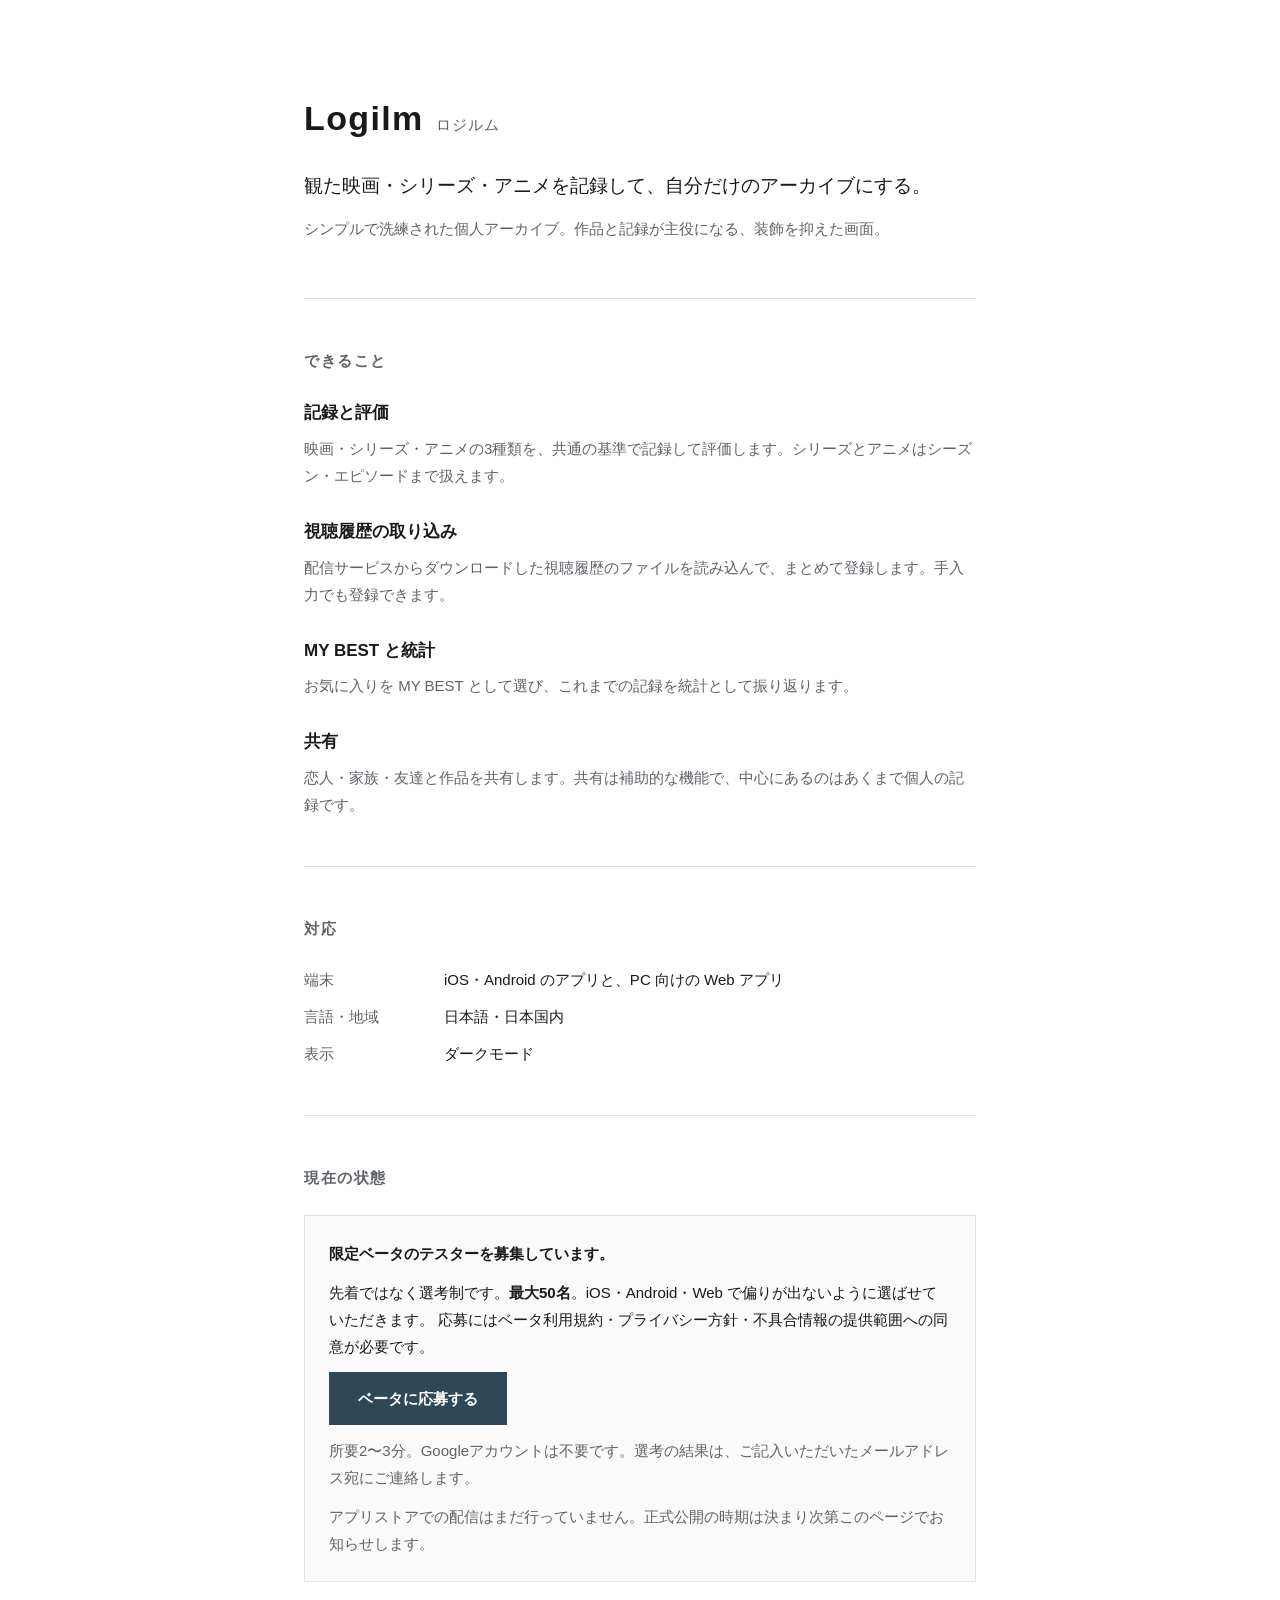
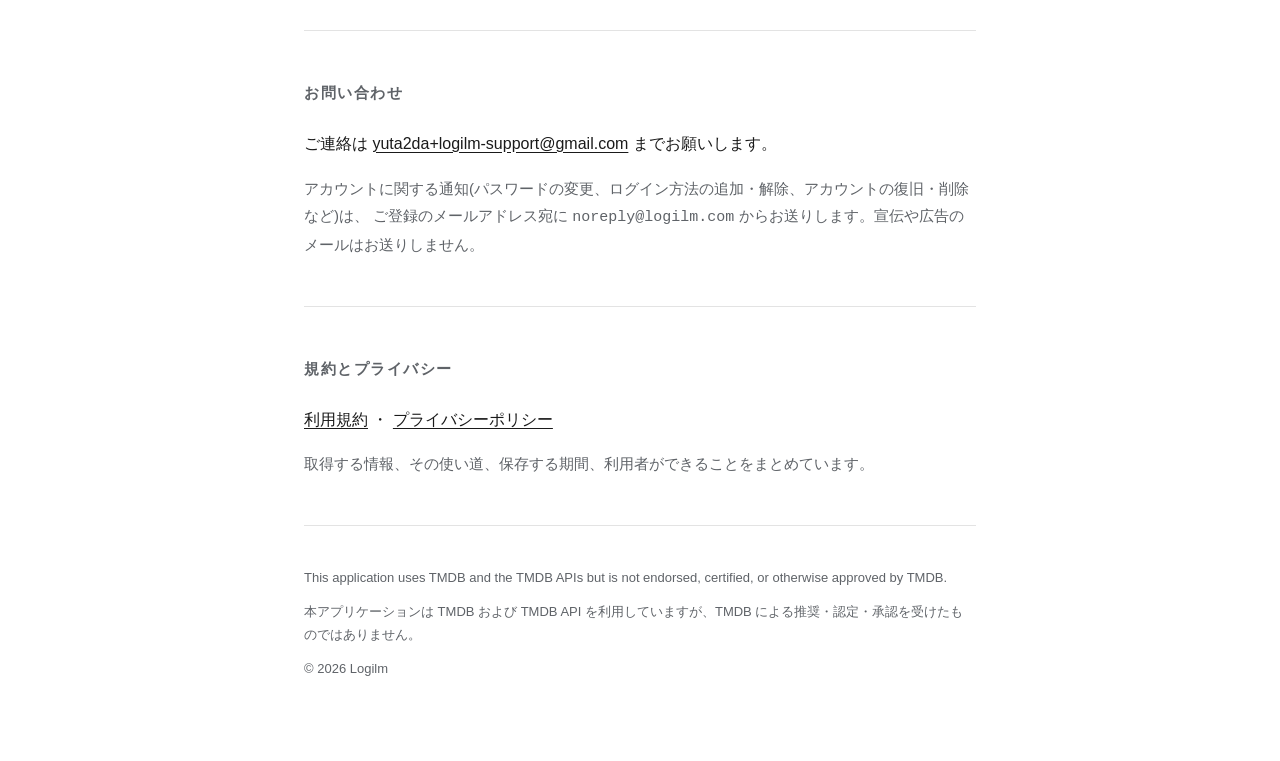
<file: index.html>
<!doctype html>
<html lang="ja">
<head>
<meta charset="utf-8">
<meta name="viewport" content="width=device-width, initial-scale=1">
<title>Logilm(ロジルム)— 観た作品を記録する、自分だけのアーカイブ</title>
<meta name="description" content="Logilmは、観た映画・シリーズ・アニメを記録して評価する、個人向けの視聴記録アプリです。iOS・Android・Webに対応予定。現在開発中です。">
<meta name="color-scheme" content="light dark">
<link rel="stylesheet" href="style.css">
</head>
<body>
<div class="wrap">

  <header>
    <h1 class="brand">Logilm<span>ロジルム</span></h1>
    <p class="lead">観た映画・シリーズ・アニメを記録して、自分だけのアーカイブにする。</p>
    <p class="sub">シンプルで洗練された個人アーカイブ。作品と記録が主役になる、装飾を抑えた画面。</p>
  </header>

  <section>
    <h2>できること</h2>

    <div class="feature">
      <h3>記録と評価</h3>
      <p>映画・シリーズ・アニメの3種類を、共通の基準で記録して評価します。シリーズとアニメはシーズン・エピソードまで扱えます。</p>
    </div>

    <div class="feature">
      <h3>視聴履歴の取り込み</h3>
      <p>配信サービスからダウンロードした視聴履歴のファイルを読み込んで、まとめて登録します。手入力でも登録できます。</p>
    </div>

    <div class="feature">
      <h3>MY BEST と統計</h3>
      <p>お気に入りを MY BEST として選び、これまでの記録を統計として振り返ります。</p>
    </div>

    <div class="feature">
      <h3>共有</h3>
      <p>恋人・家族・友達と作品を共有します。共有は補助的な機能で、中心にあるのはあくまで個人の記録です。</p>
    </div>
  </section>

  <section>
    <h2>対応</h2>
    <dl>
      <dt>端末</dt>
      <dd>iOS・Android のアプリと、PC 向けの Web アプリ</dd>
      <dt>言語・地域</dt>
      <dd>日本語・日本国内</dd>
      <dt>表示</dt>
      <dd>ダークモード</dd>
    </dl>
  </section>

  <section>
    <h2>現在の状態</h2>
    <div class="status">
      <p><strong>限定ベータのテスターを募集しています。</strong></p>
      <p>先着ではなく選考制です。<strong>最大50名</strong>。iOS・Android・Web で偏りが出ないように選ばせていただきます。
      応募にはベータ利用規約・プライバシー方針・不具合情報の提供範囲への同意が必要です。</p>
      <p><a class="cta" href="https://docs.google.com/forms/d/e/1FAIpQLSchVX76OzW0b46dmUTKek9rtupC2giK5miKguLGlR4GSnN_-Q/viewform">ベータに応募する</a></p>
      <p class="sub">所要2〜3分。Googleアカウントは不要です。選考の結果は、ご記入いただいたメールアドレス宛にご連絡します。</p>
      <p class="sub">アプリストアでの配信はまだ行っていません。正式公開の時期は決まり次第このページでお知らせします。</p>
    </div>
  </section>

  <section>
    <h2>お問い合わせ</h2>
    <p>ご連絡は <a href="mailto:yuta2da+logilm-support@gmail.com">yuta2da+logilm-support@gmail.com</a> までお願いします。</p>
    <p class="sub">アカウントに関する通知(パスワードの変更、ログイン方法の追加・解除、アカウントの復旧・削除など)は、
    ご登録のメールアドレス宛に <code>noreply@logilm.com</code> からお送りします。宣伝や広告のメールはお送りしません。</p>
  </section>

  <section>
    <h2>規約とプライバシー</h2>
    <p><a href="terms.html">利用規約</a> ・ <a href="privacy.html">プライバシーポリシー</a></p>
    <p class="sub">取得する情報、その使い道、保存する期間、利用者ができることをまとめています。</p>
  </section>

  <footer>
    <p>This application uses TMDB and the TMDB APIs but is not endorsed, certified, or otherwise approved by TMDB.</p>
    <p>本アプリケーションは TMDB および TMDB API を利用していますが、TMDB による推奨・認定・承認を受けたものではありません。</p>
    <p>© 2026 Logilm</p>
  </footer>

</div>
</body>
</html>
</file>
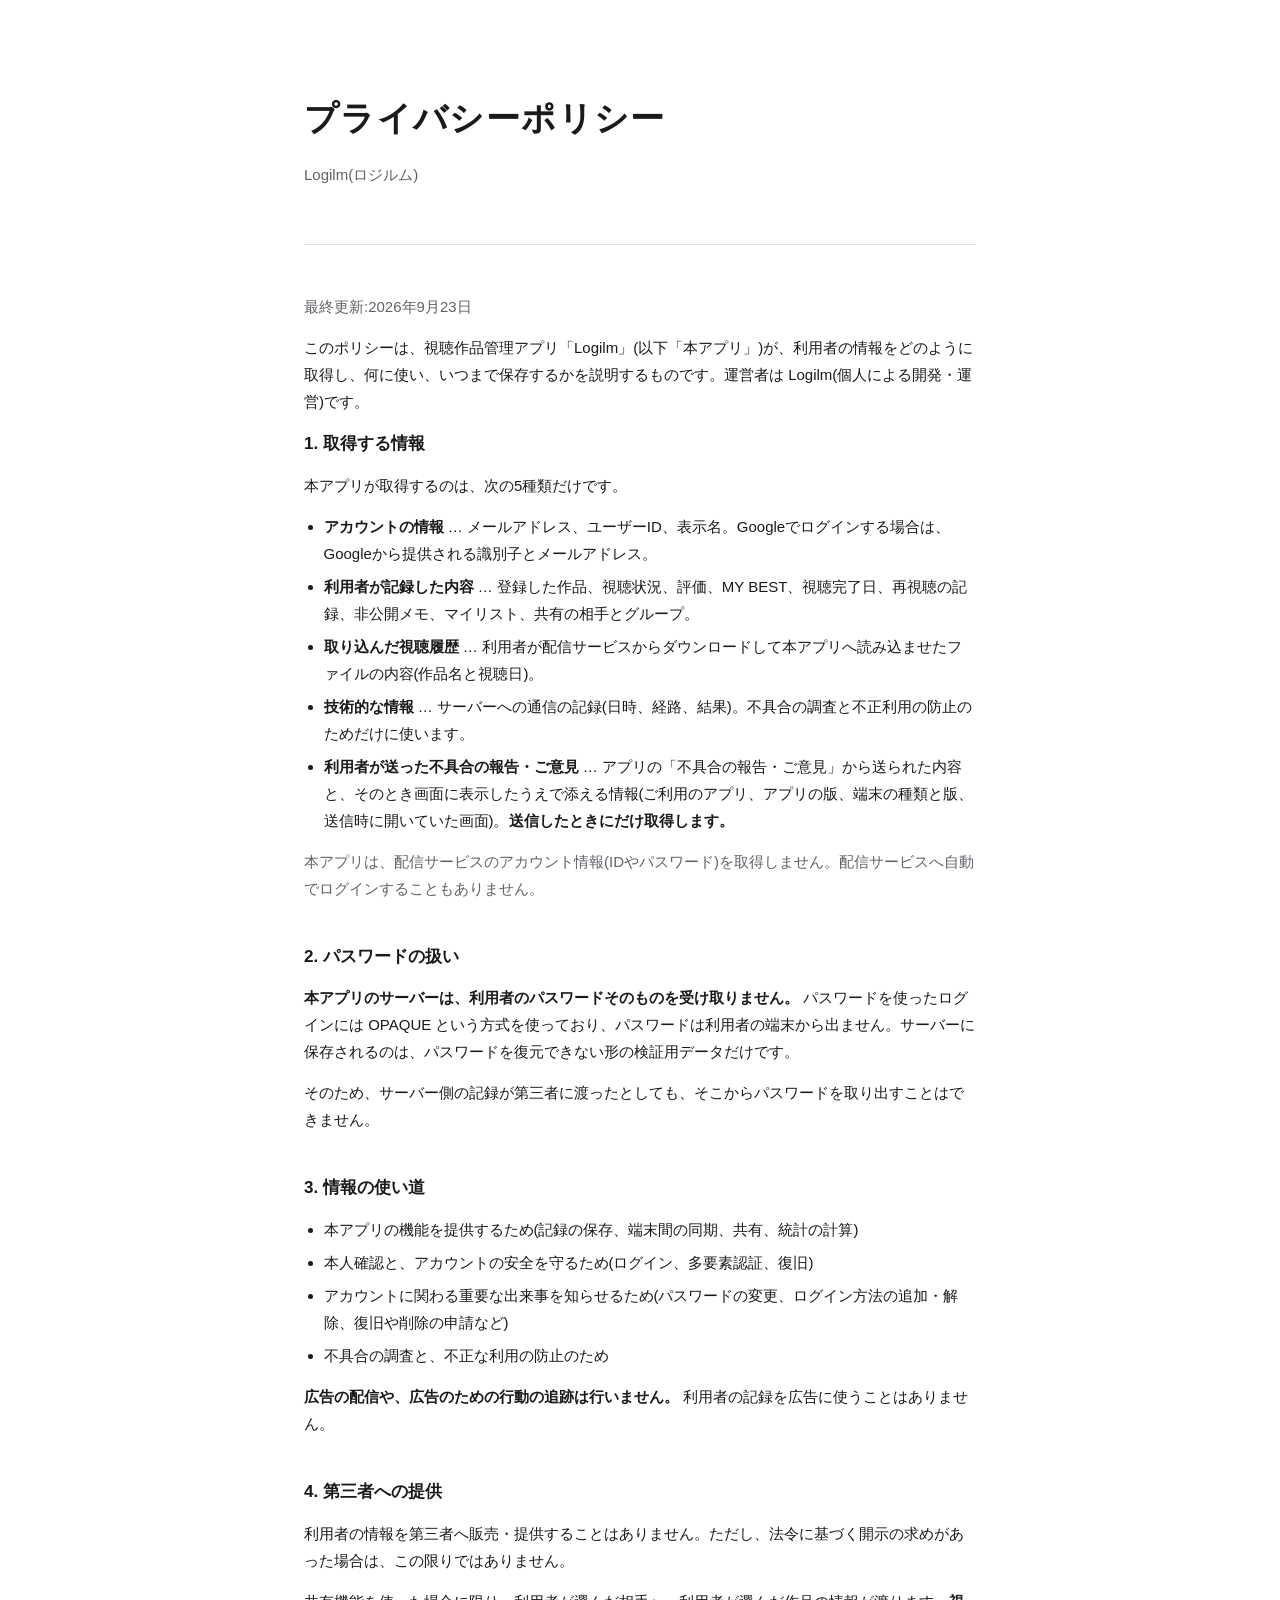
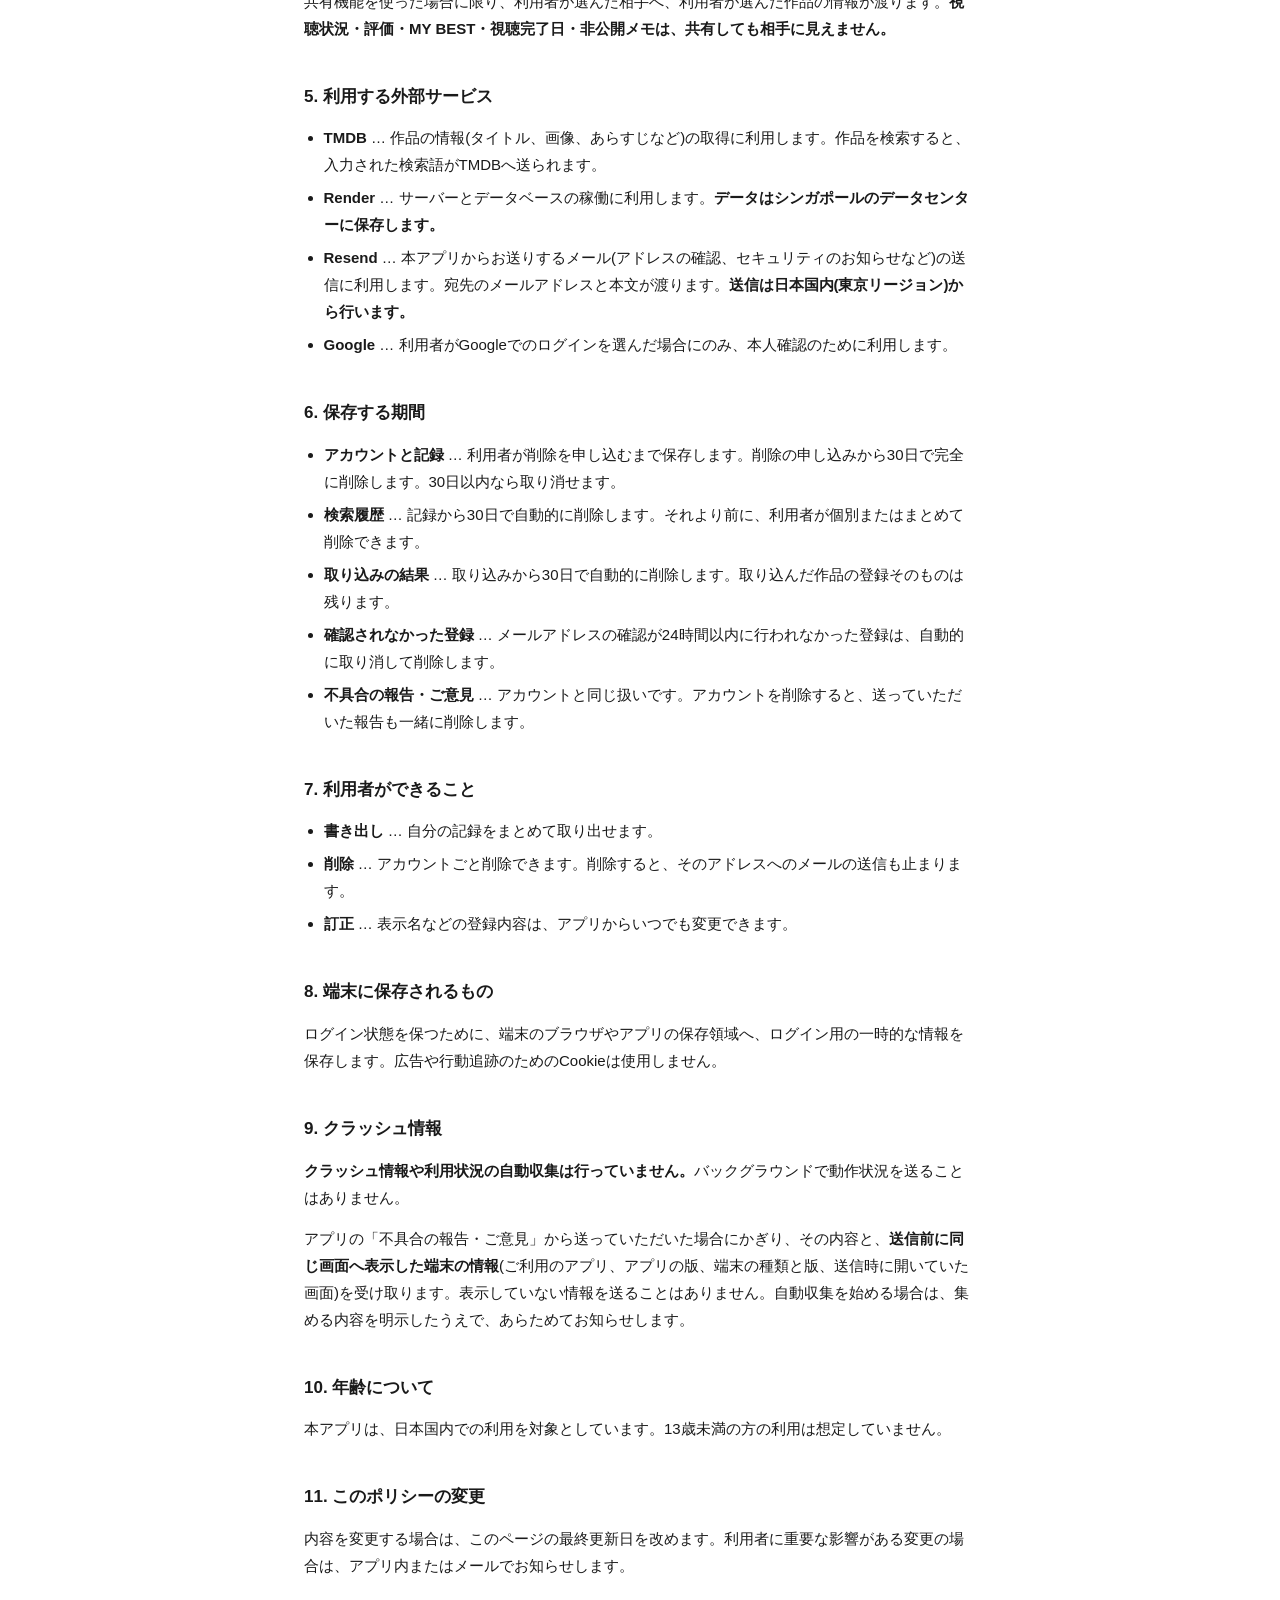
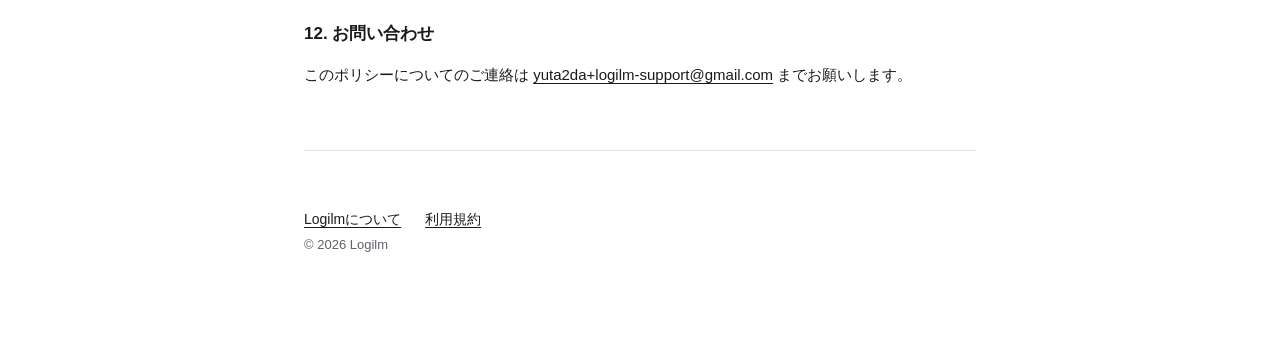
<file: privacy.html>
<!doctype html>
<html lang="ja">
<head>
<meta charset="utf-8">
<meta name="viewport" content="width=device-width, initial-scale=1">
<title>プライバシーポリシー — Logilm(ロジルム)</title>
<meta name="description" content="Logilmが取得する情報、その使い道、保存する期間、利用者ができることをまとめたものです。">
<meta name="color-scheme" content="light dark">
<link rel="stylesheet" href="style.css">
</head>
<body>
<div class="wrap">

  <header>
    <h1 class="brand">プライバシーポリシー</h1>
    <p class="sub">Logilm(ロジルム)</p>
  </header>

  <section class="doc">
    <p class="updated">最終更新:2026年9月23日</p>

    <p>このポリシーは、視聴作品管理アプリ「Logilm」(以下「本アプリ」)が、利用者の情報をどのように取得し、何に使い、いつまで保存するかを説明するものです。運営者は Logilm(個人による開発・運営)です。</p>

    <h2>1. 取得する情報</h2>
    <p>本アプリが取得するのは、次の5種類だけです。</p>
    <ul>
      <li><strong>アカウントの情報</strong> … メールアドレス、ユーザーID、表示名。Googleでログインする場合は、Googleから提供される識別子とメールアドレス。</li>
      <li><strong>利用者が記録した内容</strong> … 登録した作品、視聴状況、評価、MY BEST、視聴完了日、再視聴の記録、非公開メモ、マイリスト、共有の相手とグループ。</li>
      <li><strong>取り込んだ視聴履歴</strong> … 利用者が配信サービスからダウンロードして本アプリへ読み込ませたファイルの内容(作品名と視聴日)。</li>
      <li><strong>技術的な情報</strong> … サーバーへの通信の記録(日時、経路、結果)。不具合の調査と不正利用の防止のためだけに使います。</li>
      <li><strong>利用者が送った不具合の報告・ご意見</strong> … アプリの「不具合の報告・ご意見」から送られた内容と、そのとき画面に表示したうえで添える情報(ご利用のアプリ、アプリの版、端末の種類と版、送信時に開いていた画面)。<strong>送信したときにだけ取得します。</strong></li>
    </ul>
    <p class="note">本アプリは、配信サービスのアカウント情報(IDやパスワード)を取得しません。配信サービスへ自動でログインすることもありません。</p>

    <h2>2. パスワードの扱い</h2>
    <p><strong>本アプリのサーバーは、利用者のパスワードそのものを受け取りません。</strong> パスワードを使ったログインには OPAQUE という方式を使っており、パスワードは利用者の端末から出ません。サーバーに保存されるのは、パスワードを復元できない形の検証用データだけです。</p>
    <p>そのため、サーバー側の記録が第三者に渡ったとしても、そこからパスワードを取り出すことはできません。</p>

    <h2>3. 情報の使い道</h2>
    <ul>
      <li>本アプリの機能を提供するため(記録の保存、端末間の同期、共有、統計の計算)</li>
      <li>本人確認と、アカウントの安全を守るため(ログイン、多要素認証、復旧)</li>
      <li>アカウントに関わる重要な出来事を知らせるため(パスワードの変更、ログイン方法の追加・解除、復旧や削除の申請など)</li>
      <li>不具合の調査と、不正な利用の防止のため</li>
    </ul>
    <p><strong>広告の配信や、広告のための行動の追跡は行いません。</strong> 利用者の記録を広告に使うことはありません。</p>

    <h2>4. 第三者への提供</h2>
    <p>利用者の情報を第三者へ販売・提供することはありません。ただし、法令に基づく開示の求めがあった場合は、この限りではありません。</p>
    <p>共有機能を使った場合に限り、利用者が選んだ相手へ、利用者が選んだ作品の情報が渡ります。<strong>視聴状況・評価・MY BEST・視聴完了日・非公開メモは、共有しても相手に見えません。</strong></p>

    <h2>5. 利用する外部サービス</h2>
    <ul>
      <li><strong>TMDB</strong> … 作品の情報(タイトル、画像、あらすじなど)の取得に利用します。作品を検索すると、入力された検索語がTMDBへ送られます。</li>
      <li><strong>Render</strong> … サーバーとデータベースの稼働に利用します。<strong>データはシンガポールのデータセンターに保存します。</strong></li>
      <li><strong>Resend</strong> … 本アプリからお送りするメール(アドレスの確認、セキュリティのお知らせなど)の送信に利用します。宛先のメールアドレスと本文が渡ります。<strong>送信は日本国内(東京リージョン)から行います。</strong></li>
      <li><strong>Google</strong> … 利用者がGoogleでのログインを選んだ場合にのみ、本人確認のために利用します。</li>
    </ul>

    <h2>6. 保存する期間</h2>
    <ul>
      <li><strong>アカウントと記録</strong> … 利用者が削除を申し込むまで保存します。削除の申し込みから30日で完全に削除します。30日以内なら取り消せます。</li>
      <li><strong>検索履歴</strong> … 記録から30日で自動的に削除します。それより前に、利用者が個別またはまとめて削除できます。</li>
      <li><strong>取り込みの結果</strong> … 取り込みから30日で自動的に削除します。取り込んだ作品の登録そのものは残ります。</li>
      <li><strong>確認されなかった登録</strong> … メールアドレスの確認が24時間以内に行われなかった登録は、自動的に取り消して削除します。</li>
      <li><strong>不具合の報告・ご意見</strong> … アカウントと同じ扱いです。アカウントを削除すると、送っていただいた報告も一緒に削除します。</li>
    </ul>

    <h2>7. 利用者ができること</h2>
    <ul>
      <li><strong>書き出し</strong> … 自分の記録をまとめて取り出せます。</li>
      <li><strong>削除</strong> … アカウントごと削除できます。削除すると、そのアドレスへのメールの送信も止まります。</li>
      <li><strong>訂正</strong> … 表示名などの登録内容は、アプリからいつでも変更できます。</li>
    </ul>

    <h2>8. 端末に保存されるもの</h2>
    <p>ログイン状態を保つために、端末のブラウザやアプリの保存領域へ、ログイン用の一時的な情報を保存します。広告や行動追跡のためのCookieは使用しません。</p>

    <h2>9. クラッシュ情報</h2>
    <p><strong>クラッシュ情報や利用状況の自動収集は行っていません。</strong>バックグラウンドで動作状況を送ることはありません。</p>
    <p>アプリの「不具合の報告・ご意見」から送っていただいた場合にかぎり、その内容と、<strong>送信前に同じ画面へ表示した端末の情報</strong>(ご利用のアプリ、アプリの版、端末の種類と版、送信時に開いていた画面)を受け取ります。表示していない情報を送ることはありません。自動収集を始める場合は、集める内容を明示したうえで、あらためてお知らせします。</p>

    <h2>10. 年齢について</h2>
    <p>本アプリは、日本国内での利用を対象としています。13歳未満の方の利用は想定していません。</p>

    <h2>11. このポリシーの変更</h2>
    <p>内容を変更する場合は、このページの最終更新日を改めます。利用者に重要な影響がある変更の場合は、アプリ内またはメールでお知らせします。</p>

    <h2>12. お問い合わせ</h2>
    <p>このポリシーについてのご連絡は <a href="mailto:yuta2da+logilm-support@gmail.com">yuta2da+logilm-support@gmail.com</a> までお願いします。</p>
  </section>

  <footer>
    <nav class="docs">
      <a href="index.html">Logilmについて</a>
      <a href="terms.html">利用規約</a>
    </nav>
    <p>© 2026 Logilm</p>
  </footer>

</div>
</body>
</html>
</file>
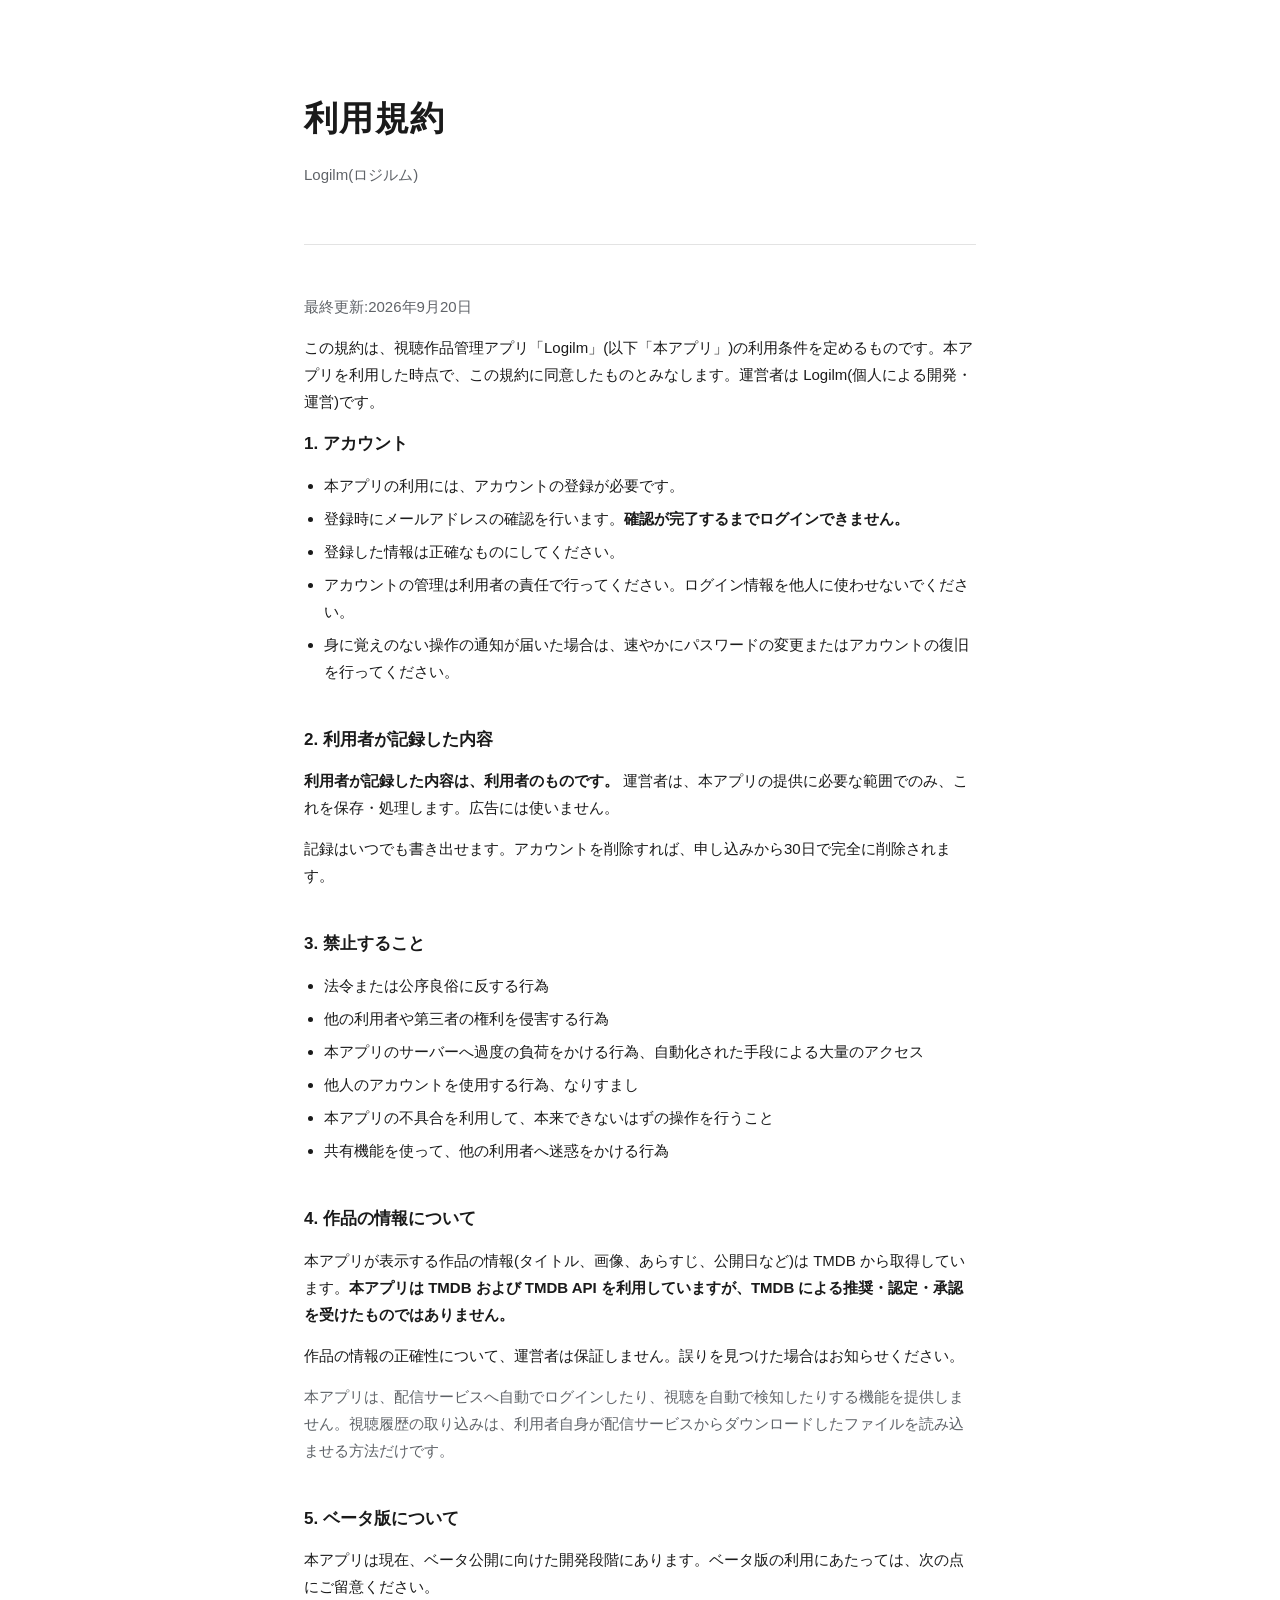
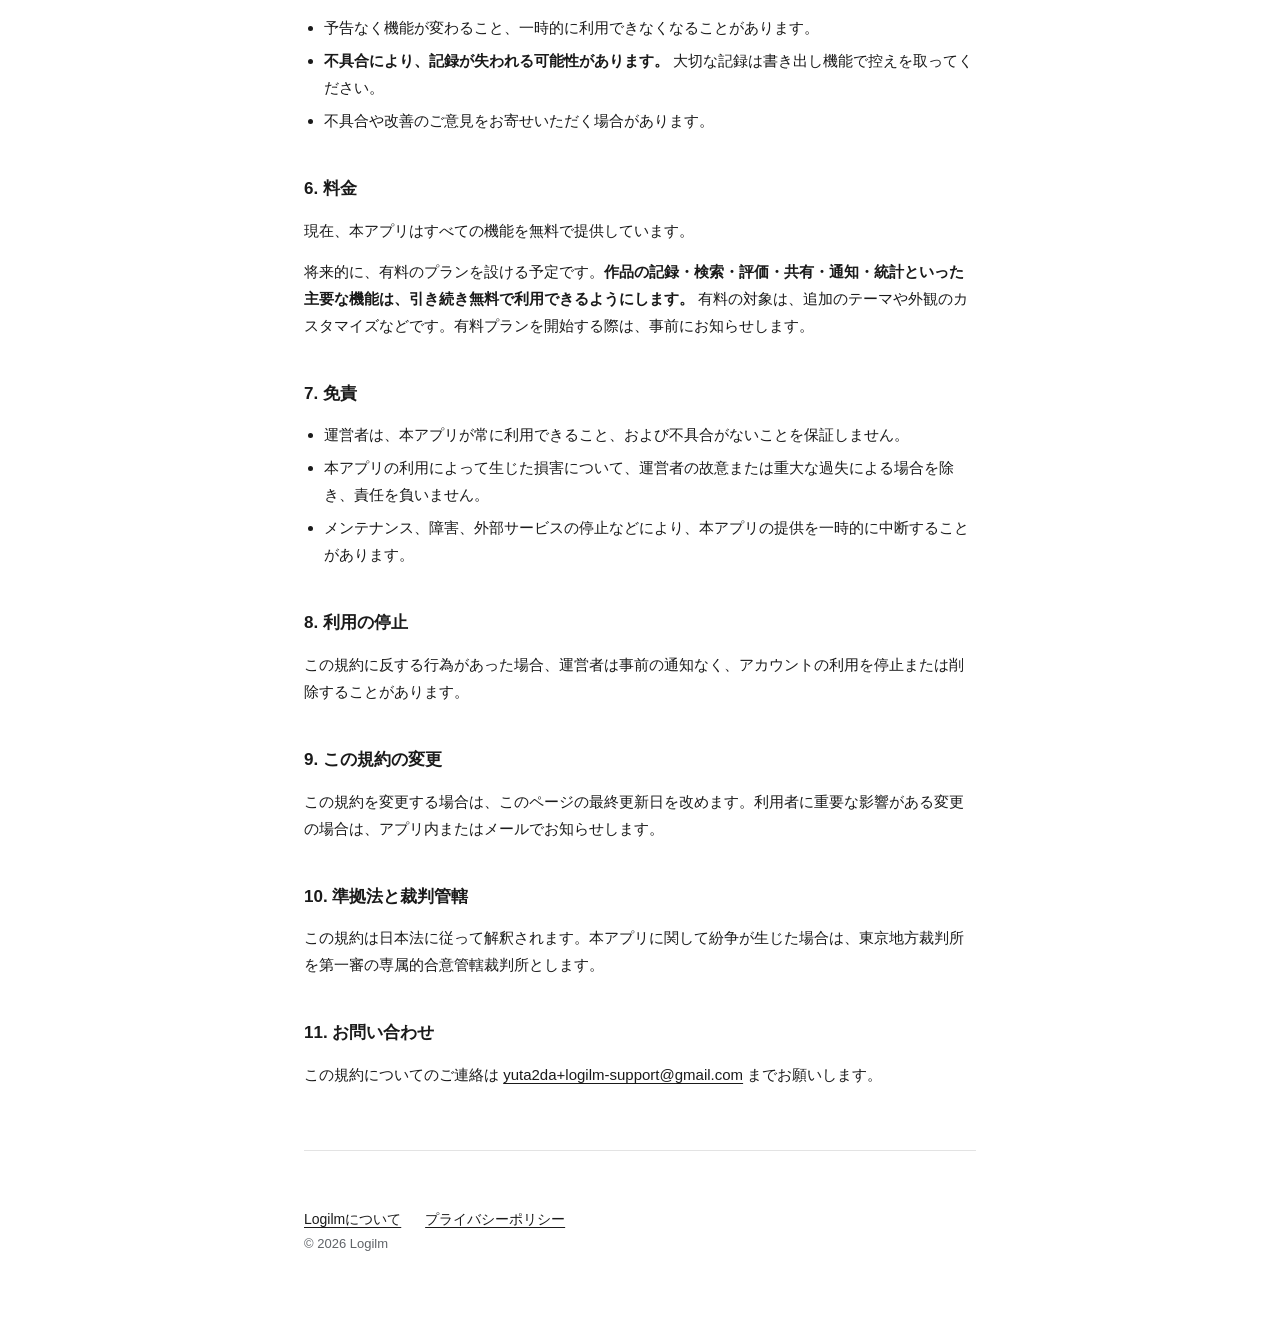
<file: terms.html>
<!doctype html>
<html lang="ja">
<head>
<meta charset="utf-8">
<meta name="viewport" content="width=device-width, initial-scale=1">
<title>利用規約 — Logilm(ロジルム)</title>
<meta name="description" content="Logilmを利用するうえでの決まりごとです。現在はベータ公開前の開発段階です。">
<meta name="color-scheme" content="light dark">
<link rel="stylesheet" href="style.css">
</head>
<body>
<div class="wrap">

  <header>
    <h1 class="brand">利用規約</h1>
    <p class="sub">Logilm(ロジルム)</p>
  </header>

  <section class="doc">
    <p class="updated">最終更新:2026年9月20日</p>

    <p>この規約は、視聴作品管理アプリ「Logilm」(以下「本アプリ」)の利用条件を定めるものです。本アプリを利用した時点で、この規約に同意したものとみなします。運営者は Logilm(個人による開発・運営)です。</p>

    <h2>1. アカウント</h2>
    <ul>
      <li>本アプリの利用には、アカウントの登録が必要です。</li>
      <li>登録時にメールアドレスの確認を行います。<strong>確認が完了するまでログインできません。</strong></li>
      <li>登録した情報は正確なものにしてください。</li>
      <li>アカウントの管理は利用者の責任で行ってください。ログイン情報を他人に使わせないでください。</li>
      <li>身に覚えのない操作の通知が届いた場合は、速やかにパスワードの変更またはアカウントの復旧を行ってください。</li>
    </ul>

    <h2>2. 利用者が記録した内容</h2>
    <p><strong>利用者が記録した内容は、利用者のものです。</strong> 運営者は、本アプリの提供に必要な範囲でのみ、これを保存・処理します。広告には使いません。</p>
    <p>記録はいつでも書き出せます。アカウントを削除すれば、申し込みから30日で完全に削除されます。</p>

    <h2>3. 禁止すること</h2>
    <ul>
      <li>法令または公序良俗に反する行為</li>
      <li>他の利用者や第三者の権利を侵害する行為</li>
      <li>本アプリのサーバーへ過度の負荷をかける行為、自動化された手段による大量のアクセス</li>
      <li>他人のアカウントを使用する行為、なりすまし</li>
      <li>本アプリの不具合を利用して、本来できないはずの操作を行うこと</li>
      <li>共有機能を使って、他の利用者へ迷惑をかける行為</li>
    </ul>

    <h2>4. 作品の情報について</h2>
    <p>本アプリが表示する作品の情報(タイトル、画像、あらすじ、公開日など)は TMDB から取得しています。<strong>本アプリは TMDB および TMDB API を利用していますが、TMDB による推奨・認定・承認を受けたものではありません。</strong></p>
    <p>作品の情報の正確性について、運営者は保証しません。誤りを見つけた場合はお知らせください。</p>
    <p class="note">本アプリは、配信サービスへ自動でログインしたり、視聴を自動で検知したりする機能を提供しません。視聴履歴の取り込みは、利用者自身が配信サービスからダウンロードしたファイルを読み込ませる方法だけです。</p>

    <h2>5. ベータ版について</h2>
    <p>本アプリは現在、ベータ公開に向けた開発段階にあります。ベータ版の利用にあたっては、次の点にご留意ください。</p>
    <ul>
      <li>予告なく機能が変わること、一時的に利用できなくなることがあります。</li>
      <li><strong>不具合により、記録が失われる可能性があります。</strong> 大切な記録は書き出し機能で控えを取ってください。</li>
      <li>不具合や改善のご意見をお寄せいただく場合があります。</li>
    </ul>

    <h2>6. 料金</h2>
    <p>現在、本アプリはすべての機能を無料で提供しています。</p>
    <p>将来的に、有料のプランを設ける予定です。<strong>作品の記録・検索・評価・共有・通知・統計といった主要な機能は、引き続き無料で利用できるようにします。</strong> 有料の対象は、追加のテーマや外観のカスタマイズなどです。有料プランを開始する際は、事前にお知らせします。</p>

    <h2>7. 免責</h2>
    <ul>
      <li>運営者は、本アプリが常に利用できること、および不具合がないことを保証しません。</li>
      <li>本アプリの利用によって生じた損害について、運営者の故意または重大な過失による場合を除き、責任を負いません。</li>
      <li>メンテナンス、障害、外部サービスの停止などにより、本アプリの提供を一時的に中断することがあります。</li>
    </ul>

    <h2>8. 利用の停止</h2>
    <p>この規約に反する行為があった場合、運営者は事前の通知なく、アカウントの利用を停止または削除することがあります。</p>

    <h2>9. この規約の変更</h2>
    <p>この規約を変更する場合は、このページの最終更新日を改めます。利用者に重要な影響がある変更の場合は、アプリ内またはメールでお知らせします。</p>

    <h2>10. 準拠法と裁判管轄</h2>
    <p>この規約は日本法に従って解釈されます。本アプリに関して紛争が生じた場合は、東京地方裁判所を第一審の専属的合意管轄裁判所とします。</p>

    <h2>11. お問い合わせ</h2>
    <p>この規約についてのご連絡は <a href="mailto:yuta2da+logilm-support@gmail.com">yuta2da+logilm-support@gmail.com</a> までお願いします。</p>
  </section>

  <footer>
    <nav class="docs">
      <a href="index.html">Logilmについて</a>
      <a href="privacy.html">プライバシーポリシー</a>
    </nav>
    <p>© 2026 Logilm</p>
  </footer>

</div>
</body>
</html>
</file>
<file: style.css>
:root {
    --bg: #ffffff;
    --fg: #1a1a1a;
    --muted: #5f6368;
    --line: #e3e3e3;
    --card: #fafafa;
    --accent: #2f4858;
  }
  @media (prefers-color-scheme: dark) {
    :root {
      --bg: #121316;
      --fg: #ececec;
      --muted: #9aa0a6;
      --line: #2a2c31;
      --card: #1a1c20;
      --accent: #cfd8dc;
    }
  }
  * { box-sizing: border-box; }
  body {
    margin: 0;
    background: var(--bg);
    color: var(--fg);
    font-family: -apple-system, BlinkMacSystemFont, "Hiragino Sans", "Noto Sans JP",
      "Yu Gothic", Meiryo, sans-serif;
    line-height: 1.8;
    font-size: 16px;
    -webkit-font-smoothing: antialiased;
  }
  .wrap { max-width: 720px; margin: 0 auto; padding: 0 24px; }
  header { padding: 88px 0 56px; border-bottom: 1px solid var(--line); }
  .brand { font-size: 34px; font-weight: 600; letter-spacing: 0.04em; margin: 0; }
  .brand span { font-size: 15px; font-weight: 400; color: var(--muted); margin-left: 12px; letter-spacing: 0.08em; }
  .lead { font-size: 19px; margin: 20px 0 0; color: var(--fg); }
  .sub { color: var(--muted); margin: 12px 0 0; font-size: 15px; }
  section { padding: 48px 0; border-bottom: 1px solid var(--line); }
  h2 { font-size: 15px; font-weight: 600; letter-spacing: 0.1em; color: var(--muted); margin: 0 0 24px; }
  .feature { margin: 0 0 28px; }
  .feature:last-child { margin-bottom: 0; }
  .feature h3 { font-size: 17px; font-weight: 600; margin: 0 0 6px; }
  .feature p { margin: 0; color: var(--muted); font-size: 15px; }
  .status { background: var(--card); border: 1px solid var(--line); padding: 24px; }
  .status p { margin: 0 0 12px; font-size: 15px; }
  .status p:last-child { margin-bottom: 0; }
  dl { display: grid; grid-template-columns: 8em 1fr; gap: 10px 20px; margin: 0; font-size: 15px; }
  dt { color: var(--muted); }
  dd { margin: 0; }
  a { color: var(--fg); text-decoration: underline; text-underline-offset: 3px; }
  a:hover { color: var(--muted); }
  /* 応募への導線。装飾は増やさず、面で押さえるだけにする */
  .cta {
    display: inline-block;
    padding: 12px 28px;
    background: var(--accent);
    color: var(--bg);
    text-decoration: none;
    font-weight: 600;
    font-size: 15px;
    border: 1px solid var(--accent);
  }
  .cta:hover { background: var(--bg); color: var(--accent); }
  footer { padding: 40px 0 72px; color: var(--muted); font-size: 13px; }
  footer p { margin: 0 0 10px; }
  @media (max-width: 520px) {
    header { padding: 56px 0 40px; }
    .brand { font-size: 28px; }
    .brand span { display: block; margin: 8px 0 0; }
    .lead { font-size: 17px; }
    dl { grid-template-columns: 1fr; gap: 2px 0; }
    dd { margin-bottom: 12px; }
  }
  /* 規約・ポリシーの本文 */
  .doc h2 { font-size: 17px; font-weight: 600; color: var(--fg); letter-spacing: 0; margin: 40px 0 12px; }
  .doc h2:first-of-type { margin-top: 0; }
  .doc p { margin: 0 0 14px; font-size: 15px; }
  .doc ul { margin: 0 0 14px; padding-left: 1.3em; font-size: 15px; }
  .doc li { margin: 0 0 6px; }
  .doc .note { color: var(--muted); }
  .updated { color: var(--muted); font-size: 14px; margin: 0 0 40px; }
  .back { display: inline-block; margin: 0 0 32px; font-size: 14px; }
  nav.docs { margin-top: 16px; font-size: 14px; }
  nav.docs a { margin-right: 20px; }
</file>
